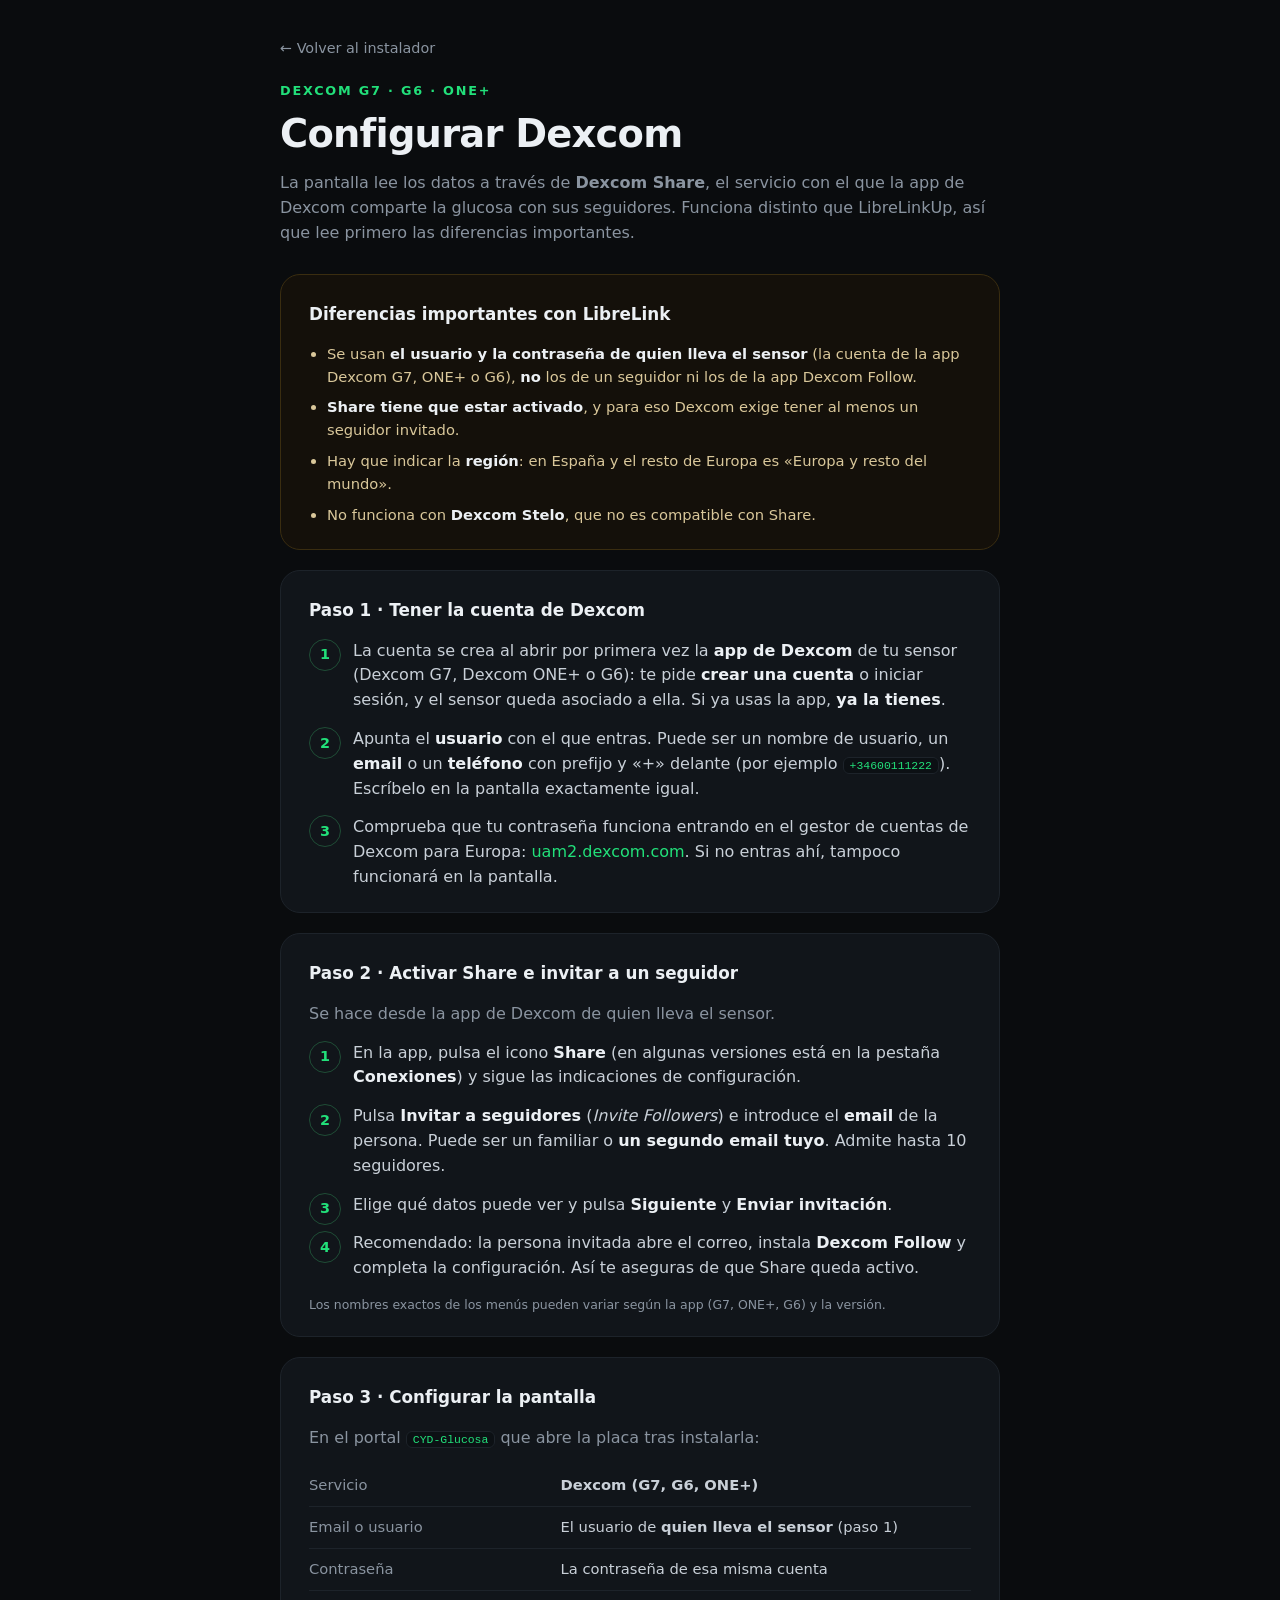
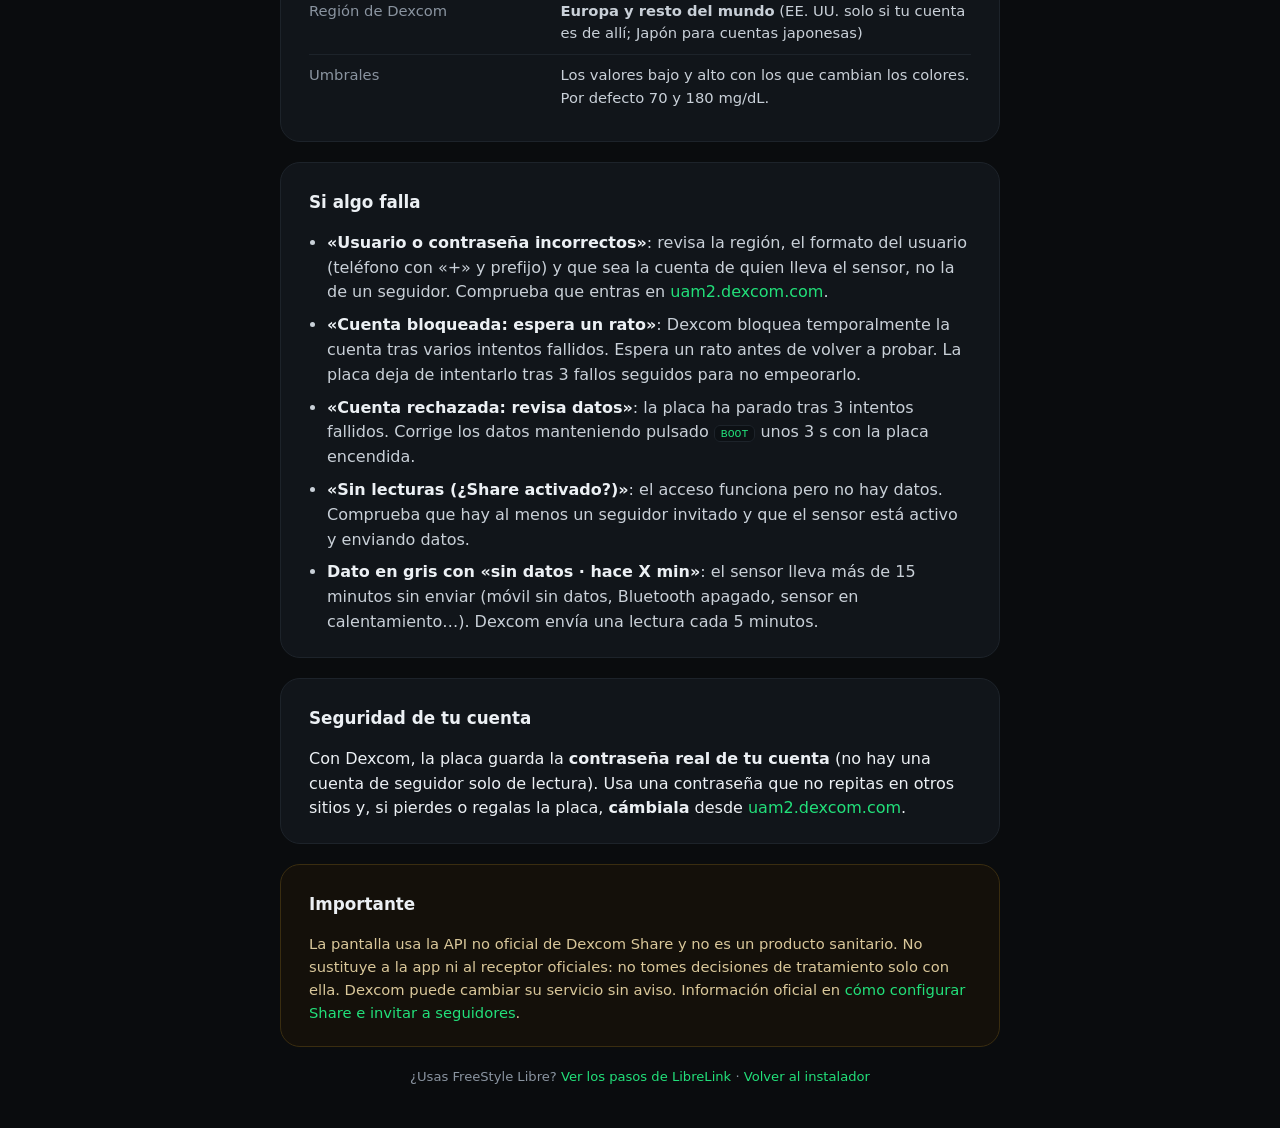
<file: web/dexcom.html>
<!doctype html>
<html lang="es">
<head>
<meta charset="utf-8">
<meta name="viewport" content="width=device-width, initial-scale=1">
<meta name="color-scheme" content="dark">
<title>Dexcom · Glucosa CYD</title>
<meta name="description" content="Cómo preparar la cuenta de Dexcom (Share) para la pantalla de glucosa CYD con Dexcom G7, G6 o ONE+.">
<link rel="stylesheet" href="style.css">
</head>
<body>
<main class="page">
  <a class="back" href="./">← Volver al instalador</a>
  <p class="eyebrow">Dexcom G7 · G6 · ONE+</p>
  <h1>Configurar Dexcom</h1>
  <p class="lead">
    La pantalla lee los datos a través de <b>Dexcom Share</b>, el servicio con el que la app de Dexcom
    comparte la glucosa con sus seguidores. Funciona distinto que LibreLinkUp, así que lee primero
    las diferencias importantes.
  </p>

  <section class="panel notice">
    <h2>Diferencias importantes con LibreLink</h2>
    <ul class="list">
      <li>Se usan <b>el usuario y la contraseña de quien lleva el sensor</b> (la cuenta de la app Dexcom G7, ONE+ o G6), <b>no</b> los de un seguidor ni los de la app Dexcom Follow.</li>
      <li><b>Share tiene que estar activado</b>, y para eso Dexcom exige tener al menos un seguidor invitado.</li>
      <li>Hay que indicar la <b>región</b>: en España y el resto de Europa es «Europa y resto del mundo».</li>
      <li>No funciona con <b>Dexcom Stelo</b>, que no es compatible con Share.</li>
    </ul>
  </section>

  <section class="panel">
    <h2>Paso 1 · Tener la cuenta de Dexcom</h2>
    <ol class="steps">
      <li>La cuenta se crea al abrir por primera vez la <b>app de Dexcom</b> de tu sensor (Dexcom G7, Dexcom ONE+ o G6): te pide <b>crear una cuenta</b> o iniciar sesión, y el sensor queda asociado a ella. Si ya usas la app, <b>ya la tienes</b>.</li>
      <li>Apunta el <b>usuario</b> con el que entras. Puede ser un nombre de usuario, un <b>email</b> o un <b>teléfono</b> con prefijo y «+» delante (por ejemplo <code>+34600111222</code>). Escríbelo en la pantalla exactamente igual.</li>
      <li>Comprueba que tu contraseña funciona entrando en el gestor de cuentas de Dexcom para Europa: <a href="https://uam2.dexcom.com" target="_blank" rel="noopener">uam2.dexcom.com</a>. Si no entras ahí, tampoco funcionará en la pantalla.</li>
    </ol>
  </section>

  <section class="panel">
    <h2>Paso 2 · Activar Share e invitar a un seguidor</h2>
    <p style="color:var(--muted)">Se hace desde la app de Dexcom de quien lleva el sensor.</p>
    <ol class="steps">
      <li>En la app, pulsa el icono <b>Share</b> (en algunas versiones está en la pestaña <b>Conexiones</b>) y sigue las indicaciones de configuración.</li>
      <li>Pulsa <b>Invitar a seguidores</b> (<i>Invite Followers</i>) e introduce el <b>email</b> de la persona. Puede ser un familiar o <b>un segundo email tuyo</b>. Admite hasta 10 seguidores.</li>
      <li>Elige qué datos puede ver y pulsa <b>Siguiente</b> y <b>Enviar invitación</b>.</li>
      <li>Recomendado: la persona invitada abre el correo, instala <b>Dexcom Follow</b> y completa la configuración. Así te aseguras de que Share queda activo.</li>
    </ol>
    <p class="caption" style="text-align:left;margin-top:14px">Los nombres exactos de los menús pueden variar según la app (G7, ONE+, G6) y la versión.</p>
  </section>

  <section class="panel">
    <h2>Paso 3 · Configurar la pantalla</h2>
    <p style="color:var(--muted)">En el portal <code>CYD-Glucosa</code> que abre la placa tras instalarla:</p>
    <table class="field-table">
      <tr><td>Servicio</td><td><b>Dexcom (G7, G6, ONE+)</b></td></tr>
      <tr><td>Email o usuario</td><td>El usuario de <b>quien lleva el sensor</b> (paso 1)</td></tr>
      <tr><td>Contraseña</td><td>La contraseña de esa misma cuenta</td></tr>
      <tr><td>Región de Dexcom</td><td><b>Europa y resto del mundo</b> (EE. UU. solo si tu cuenta es de allí; Japón para cuentas japonesas)</td></tr>
      <tr><td>Umbrales</td><td>Los valores bajo y alto con los que cambian los colores. Por defecto 70 y 180 mg/dL.</td></tr>
    </table>
  </section>

  <section class="panel">
    <h2>Si algo falla</h2>
    <ul class="list">
      <li><b>«Usuario o contraseña incorrectos»</b>: revisa la región, el formato del usuario (teléfono con «+» y prefijo) y que sea la cuenta de quien lleva el sensor, no la de un seguidor. Comprueba que entras en <a href="https://uam2.dexcom.com" target="_blank" rel="noopener">uam2.dexcom.com</a>.</li>
      <li><b>«Cuenta bloqueada: espera un rato»</b>: Dexcom bloquea temporalmente la cuenta tras varios intentos fallidos. Espera un rato antes de volver a probar. La placa deja de intentarlo tras 3 fallos seguidos para no empeorarlo.</li>
      <li><b>«Cuenta rechazada: revisa datos»</b>: la placa ha parado tras 3 intentos fallidos. Corrige los datos manteniendo pulsado <code>BOOT</code> unos 3 s con la placa encendida.</li>
      <li><b>«Sin lecturas (¿Share activado?)»</b>: el acceso funciona pero no hay datos. Comprueba que hay al menos un seguidor invitado y que el sensor está activo y enviando datos.</li>
      <li><b>Dato en gris con «sin datos · hace X min»</b>: el sensor lleva más de 15 minutos sin enviar (móvil sin datos, Bluetooth apagado, sensor en calentamiento…). Dexcom envía una lectura cada 5 minutos.</li>
    </ul>
  </section>

  <section class="panel">
    <h2>Seguridad de tu cuenta</h2>
    <p style="margin-bottom:0">
      Con Dexcom, la placa guarda la <b>contraseña real de tu cuenta</b> (no hay una cuenta de seguidor
      solo de lectura). Usa una contraseña que no repitas en otros sitios y, si pierdes o regalas la placa,
      <b>cámbiala</b> desde <a href="https://uam2.dexcom.com" target="_blank" rel="noopener">uam2.dexcom.com</a>.
    </p>
  </section>

  <section class="panel notice">
    <h2>Importante</h2>
    <p>
      La pantalla usa la API no oficial de Dexcom Share y no es un producto sanitario. No sustituye a la app
      ni al receptor oficiales: no tomes decisiones de tratamiento solo con ella. Dexcom puede cambiar su servicio
      sin aviso. Información oficial en <a href="https://www.dexcom.com/en-ie/faqs/how-do-i-set-up-share-and-invite-followers" target="_blank" rel="noopener">cómo configurar Share e invitar a seguidores</a>.
    </p>
  </section>

  <footer>
    ¿Usas FreeStyle Libre? <a href="librelink.html">Ver los pasos de LibreLink</a> · <a href="./">Volver al instalador</a>
  </footer>
</main>
</body>
</html>
</file>
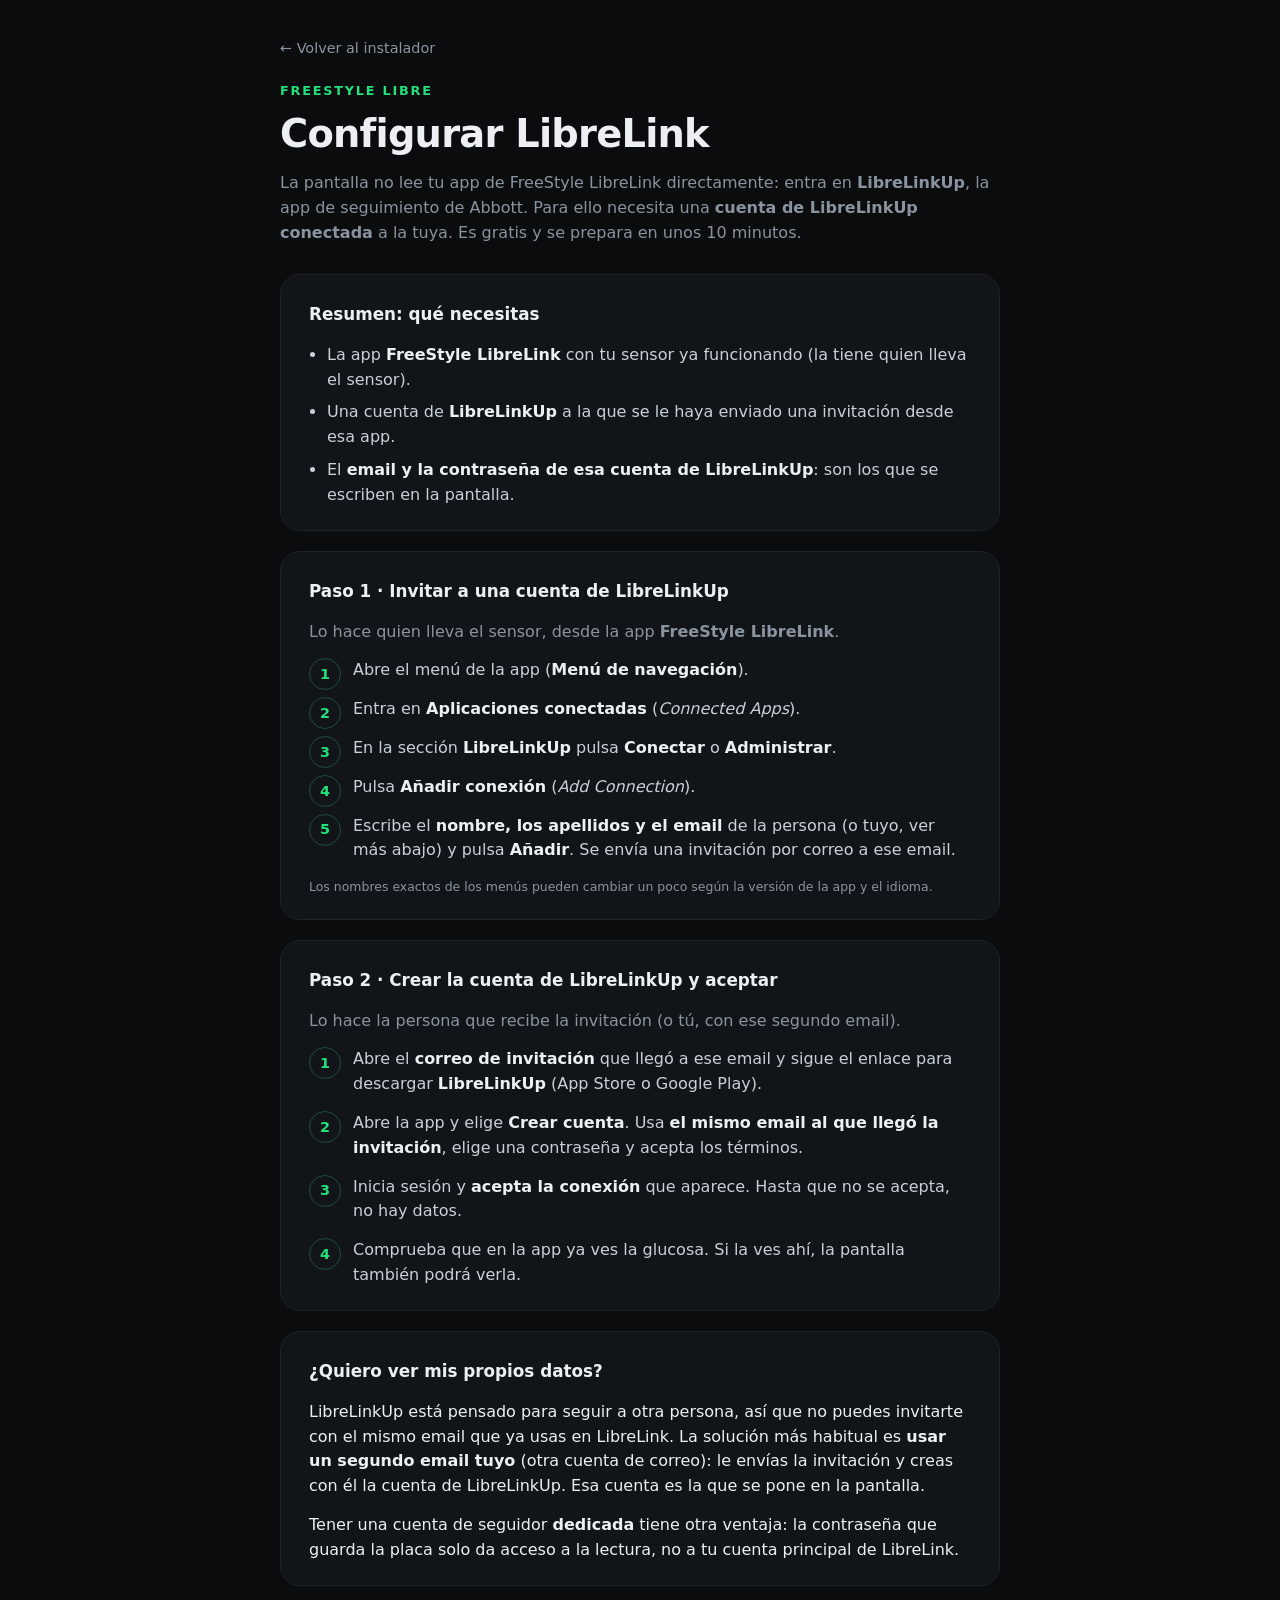
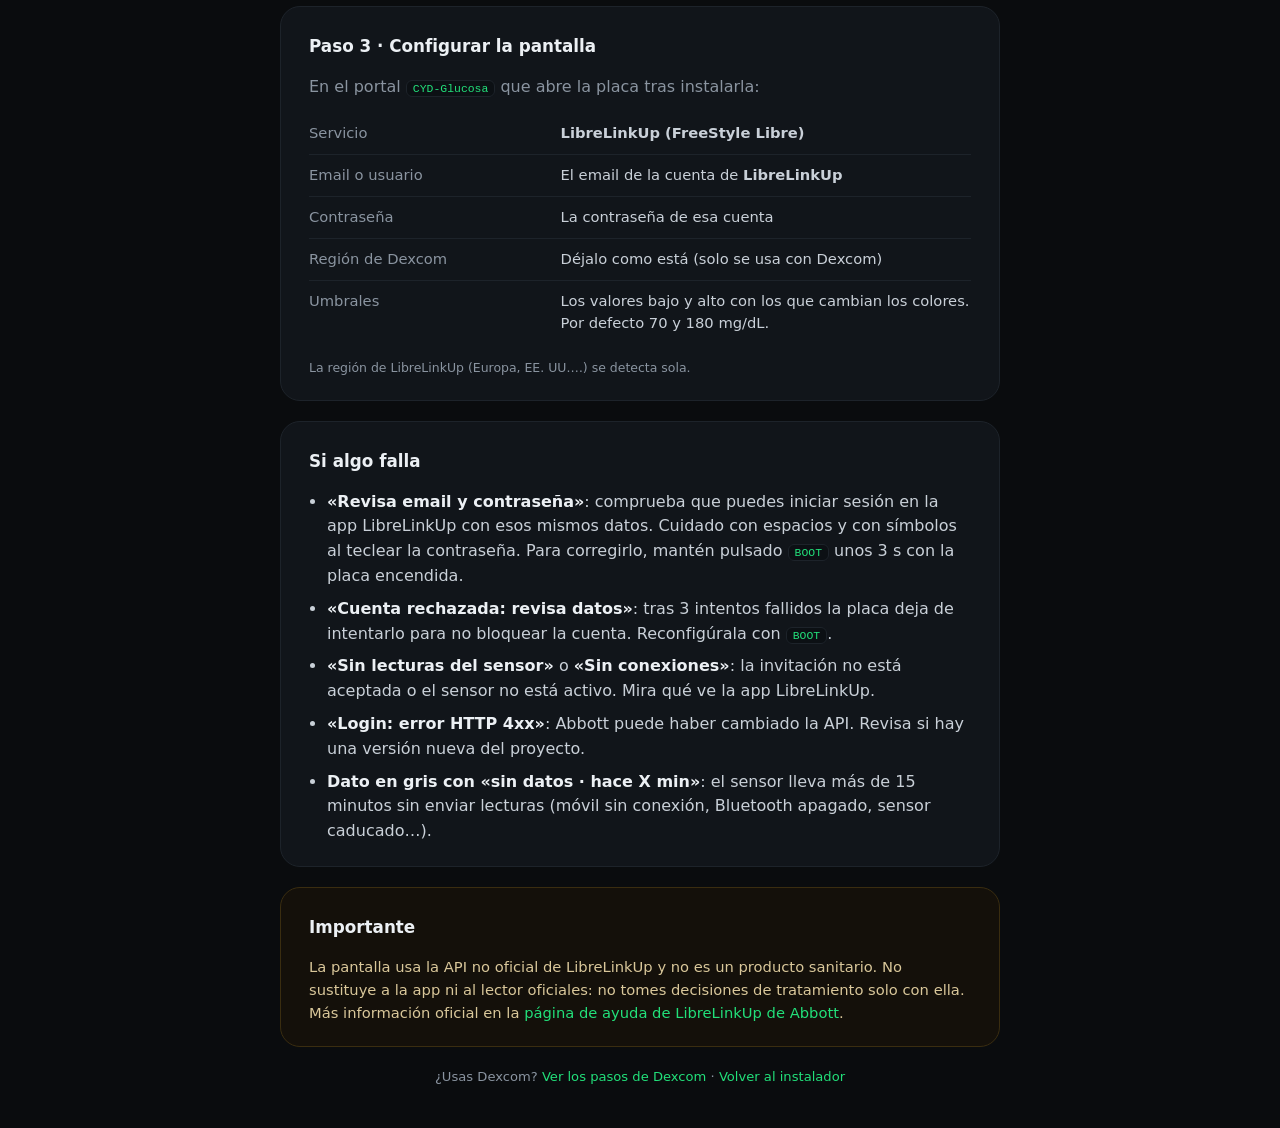
<file: web/librelink.html>
<!doctype html>
<html lang="es">
<head>
<meta charset="utf-8">
<meta name="viewport" content="width=device-width, initial-scale=1">
<meta name="color-scheme" content="dark">
<title>LibreLink · Glucosa CYD</title>
<meta name="description" content="Cómo preparar una cuenta de LibreLinkUp para la pantalla de glucosa CYD con FreeStyle Libre.">
<link rel="stylesheet" href="style.css">
</head>
<body>
<main class="page">
  <a class="back" href="./">← Volver al instalador</a>
  <p class="eyebrow">FreeStyle Libre</p>
  <h1>Configurar LibreLink</h1>
  <p class="lead">
    La pantalla no lee tu app de FreeStyle LibreLink directamente: entra en <b>LibreLinkUp</b>,
    la app de seguimiento de Abbott. Para ello necesita una <b>cuenta de LibreLinkUp conectada</b>
    a la tuya. Es gratis y se prepara en unos 10 minutos.
  </p>

  <section class="panel">
    <h2>Resumen: qué necesitas</h2>
    <ul class="list">
      <li>La app <b>FreeStyle LibreLink</b> con tu sensor ya funcionando (la tiene quien lleva el sensor).</li>
      <li>Una cuenta de <b>LibreLinkUp</b> a la que se le haya enviado una invitación desde esa app.</li>
      <li>El <b>email y la contraseña de esa cuenta de LibreLinkUp</b>: son los que se escriben en la pantalla.</li>
    </ul>
  </section>

  <section class="panel">
    <h2>Paso 1 · Invitar a una cuenta de LibreLinkUp</h2>
    <p style="color:var(--muted)">Lo hace quien lleva el sensor, desde la app <b>FreeStyle LibreLink</b>.</p>
    <ol class="steps">
      <li>Abre el menú de la app (<b>Menú de navegación</b>).</li>
      <li>Entra en <b>Aplicaciones conectadas</b> (<i>Connected Apps</i>).</li>
      <li>En la sección <b>LibreLinkUp</b> pulsa <b>Conectar</b> o <b>Administrar</b>.</li>
      <li>Pulsa <b>Añadir conexión</b> (<i>Add Connection</i>).</li>
      <li>Escribe el <b>nombre, los apellidos y el email</b> de la persona (o tuyo, ver más abajo) y pulsa <b>Añadir</b>. Se envía una invitación por correo a ese email.</li>
    </ol>
    <p class="caption" style="text-align:left;margin-top:14px">Los nombres exactos de los menús pueden cambiar un poco según la versión de la app y el idioma.</p>
  </section>

  <section class="panel">
    <h2>Paso 2 · Crear la cuenta de LibreLinkUp y aceptar</h2>
    <p style="color:var(--muted)">Lo hace la persona que recibe la invitación (o tú, con ese segundo email).</p>
    <ol class="steps">
      <li>Abre el <b>correo de invitación</b> que llegó a ese email y sigue el enlace para descargar <b>LibreLinkUp</b> (App Store o Google Play).</li>
      <li>Abre la app y elige <b>Crear cuenta</b>. Usa <b>el mismo email al que llegó la invitación</b>, elige una contraseña y acepta los términos.</li>
      <li>Inicia sesión y <b>acepta la conexión</b> que aparece. Hasta que no se acepta, no hay datos.</li>
      <li>Comprueba que en la app ya ves la glucosa. Si la ves ahí, la pantalla también podrá verla.</li>
    </ol>
  </section>

  <section class="panel">
    <h2>¿Quiero ver mis propios datos?</h2>
    <p>
      LibreLinkUp está pensado para seguir a otra persona, así que no puedes invitarte con el mismo email
      que ya usas en LibreLink. La solución más habitual es <b>usar un segundo email tuyo</b> (otra cuenta
      de correo): le envías la invitación y creas con él la cuenta de LibreLinkUp. Esa cuenta es la que
      se pone en la pantalla.
    </p>
    <p style="margin-bottom:0">
      Tener una cuenta de seguidor <b>dedicada</b> tiene otra ventaja: la contraseña que guarda la placa
      solo da acceso a la lectura, no a tu cuenta principal de LibreLink.
    </p>
  </section>

  <section class="panel">
    <h2>Paso 3 · Configurar la pantalla</h2>
    <p style="color:var(--muted)">En el portal <code>CYD-Glucosa</code> que abre la placa tras instalarla:</p>
    <table class="field-table">
      <tr><td>Servicio</td><td><b>LibreLinkUp (FreeStyle Libre)</b></td></tr>
      <tr><td>Email o usuario</td><td>El email de la cuenta de <b>LibreLinkUp</b></td></tr>
      <tr><td>Contraseña</td><td>La contraseña de esa cuenta</td></tr>
      <tr><td>Región de Dexcom</td><td>Déjalo como está (solo se usa con Dexcom)</td></tr>
      <tr><td>Umbrales</td><td>Los valores bajo y alto con los que cambian los colores. Por defecto 70 y 180 mg/dL.</td></tr>
    </table>
    <p class="caption" style="text-align:left;margin-top:14px">
      La región de LibreLinkUp (Europa, EE. UU.…) se detecta sola.
    </p>
  </section>

  <section class="panel">
    <h2>Si algo falla</h2>
    <ul class="list">
      <li><b>«Revisa email y contraseña»</b>: comprueba que puedes iniciar sesión en la app LibreLinkUp con esos mismos datos. Cuidado con espacios y con símbolos al teclear la contraseña. Para corregirlo, mantén pulsado <code>BOOT</code> unos 3 s con la placa encendida.</li>
      <li><b>«Cuenta rechazada: revisa datos»</b>: tras 3 intentos fallidos la placa deja de intentarlo para no bloquear la cuenta. Reconfigúrala con <code>BOOT</code>.</li>
      <li><b>«Sin lecturas del sensor»</b> o <b>«Sin conexiones»</b>: la invitación no está aceptada o el sensor no está activo. Mira qué ve la app LibreLinkUp.</li>
      <li><b>«Login: error HTTP 4xx»</b>: Abbott puede haber cambiado la API. Revisa si hay una versión nueva del proyecto.</li>
      <li><b>Dato en gris con «sin datos · hace X min»</b>: el sensor lleva más de 15 minutos sin enviar lecturas (móvil sin conexión, Bluetooth apagado, sensor caducado…).</li>
    </ul>
  </section>

  <section class="panel notice">
    <h2>Importante</h2>
    <p>
      La pantalla usa la API no oficial de LibreLinkUp y no es un producto sanitario. No sustituye a la app
      ni al lector oficiales: no tomes decisiones de tratamiento solo con ella. Más información oficial en
      la <a href="https://www.diabetescare.abbott/support/librelinkup.html" target="_blank" rel="noopener">página de ayuda de LibreLinkUp de Abbott</a>.
    </p>
  </section>

  <footer>
    ¿Usas Dexcom? <a href="dexcom.html">Ver los pasos de Dexcom</a> · <a href="./">Volver al instalador</a>
  </footer>
</main>
</body>
</html>
</file>
<file: web/style.css>
:root {
  --bg: #0a0c0e;
  --panel: #11151a;
  --line: #1d232a;
  --text: #ecf0f4;
  --muted: #8a94a0;
  --body: #c9d0d8;
  --green: #22e07a;
  --amber: #ffb020;
  --red: #ff5252;
}
* { box-sizing: border-box; }
html { -webkit-text-size-adjust: 100%; }
body {
  margin: 0;
  background: var(--bg);
  color: var(--text);
  font-family: "Poppins", ui-sans-serif, system-ui, -apple-system, "Segoe UI", Roboto, sans-serif;
  line-height: 1.55;
}
a { color: var(--green); text-decoration: none; }
a:hover { text-decoration: underline; }

/* ---------- estructura ---------- */
main { max-width: 960px; margin: 0 auto; padding: 56px 20px 40px; }
main.home { display: grid; grid-template-columns: 1fr 1fr; gap: 40px; align-items: center; }
main.page { max-width: 760px; padding-top: 36px; }
.back { display: inline-block; color: var(--muted); font-size: .9rem; margin-bottom: 22px; }
.eyebrow { color: var(--green); font-size: .8rem; letter-spacing: .14em; text-transform: uppercase; font-weight: 600; margin: 0 0 12px; }
h1 { font-size: clamp(2rem, 5vw, 3rem); line-height: 1.1; margin: 0 0 16px; font-weight: 700; letter-spacing: -.02em; }
.page h1 { font-size: clamp(1.8rem, 4.5vw, 2.4rem); }
h2 { font-size: 1.05rem; margin: 0 0 16px; font-weight: 600; }
h3 { font-size: .98rem; margin: 22px 0 10px; font-weight: 600; color: var(--green); }
p { margin: 0 0 14px; }
.lead { color: var(--muted); margin: 0 0 28px; max-width: 52ch; }
.page .lead { max-width: none; }

/* ---------- componentes ---------- */
.btn {
  appearance: none; border: 0; cursor: pointer;
  background: var(--green); color: #04140b;
  font: inherit; font-weight: 600; font-size: 1.05rem;
  padding: 14px 28px; border-radius: 14px;
  transition: transform .12s ease, filter .12s ease;
}
.btn:hover { filter: brightness(1.08); transform: translateY(-1px); }
.btn:active { transform: translateY(0); }
.meta { color: var(--muted); font-size: .85rem; margin: 14px 0 0; min-height: 1.3em; }
.warn {
  display: inline-block; color: var(--amber); background: #211a0b;
  border: 1px solid #3a2d10; border-radius: 10px; padding: 10px 14px; font-size: .9rem;
}
.device {
  background: #000; border: 1px solid #1a1f25; border-radius: 26px; padding: 14px;
  box-shadow: 0 30px 80px rgba(34, 224, 122, .08), 0 2px 0 #1c2229 inset;
}
.device img { display: block; width: 100%; height: auto; border-radius: 12px; }
.caption { color: var(--muted); font-size: .78rem; text-align: center; margin: 10px 0 0; }

.panel {
  background: var(--panel); border: 1px solid var(--line);
  border-radius: 20px; padding: 26px 28px 22px; margin: 0 0 20px;
}
main.home .panel.wide { grid-column: 1 / -1; margin: 0; }
.panel.notice { border-color: #3a2d10; background: #14100a; }
.panel.notice p, .panel.notice li { color: #d9c79a; font-size: .92rem; }
.panel.notice p:last-child { margin-bottom: 0; }

ol.steps { margin: 0; padding: 0; list-style: none; counter-reset: s; display: grid; gap: 14px; }
ol.steps li { counter-increment: s; padding-left: 44px; position: relative; color: var(--body); }
ol.steps li::before {
  content: counter(s); position: absolute; left: 0; top: 0;
  width: 30px; height: 30px; border-radius: 50%;
  display: grid; place-items: center;
  color: var(--green); border: 1px solid #1f4d36; font-weight: 600; font-size: .9rem;
}
ol.steps b, ul.list b { color: var(--text); font-weight: 600; }
ul.list { margin: 0; padding-left: 18px; color: var(--body); display: grid; gap: 8px; }
code {
  background: #0c1014; border: 1px solid var(--line); border-radius: 6px;
  padding: 1px 6px; font-size: .88em; color: var(--green); word-break: break-word;
}
.field-table { width: 100%; border-collapse: collapse; font-size: .92rem; }
.field-table td { padding: 9px 0; border-top: 1px solid var(--line); vertical-align: top; color: var(--body); }
.field-table tr:first-child td { border-top: 0; }
.field-table td:first-child { color: var(--muted); width: 38%; padding-right: 12px; }

/* tarjetas de elección de servicio */
.choose { display: grid; grid-template-columns: 1fr 1fr; gap: 14px; }
.card {
  display: block; background: #0d1116; border: 1px solid var(--line); border-radius: 16px;
  padding: 18px 18px 16px; color: var(--text); transition: border-color .15s, transform .15s;
}
.card:hover { border-color: #1f4d36; transform: translateY(-2px); text-decoration: none; }
.card strong { display: block; font-size: 1.05rem; margin-bottom: 4px; }
.card span { display: block; color: var(--muted); font-size: .88rem; }
.card em { display: block; margin-top: 10px; color: var(--green); font-style: normal; font-size: .88rem; font-weight: 600; }

footer { color: var(--muted); font-size: .82rem; text-align: center; margin-top: 8px; }
main.home footer { grid-column: 1 / -1; margin: 0; }

@media (max-width: 760px) {
  main.home { grid-template-columns: 1fr; gap: 28px; padding-top: 36px; }
  main.home .device-col { order: -1; }
  .choose { grid-template-columns: 1fr; }
  .panel { padding: 22px 20px 18px; }
}
</file>
